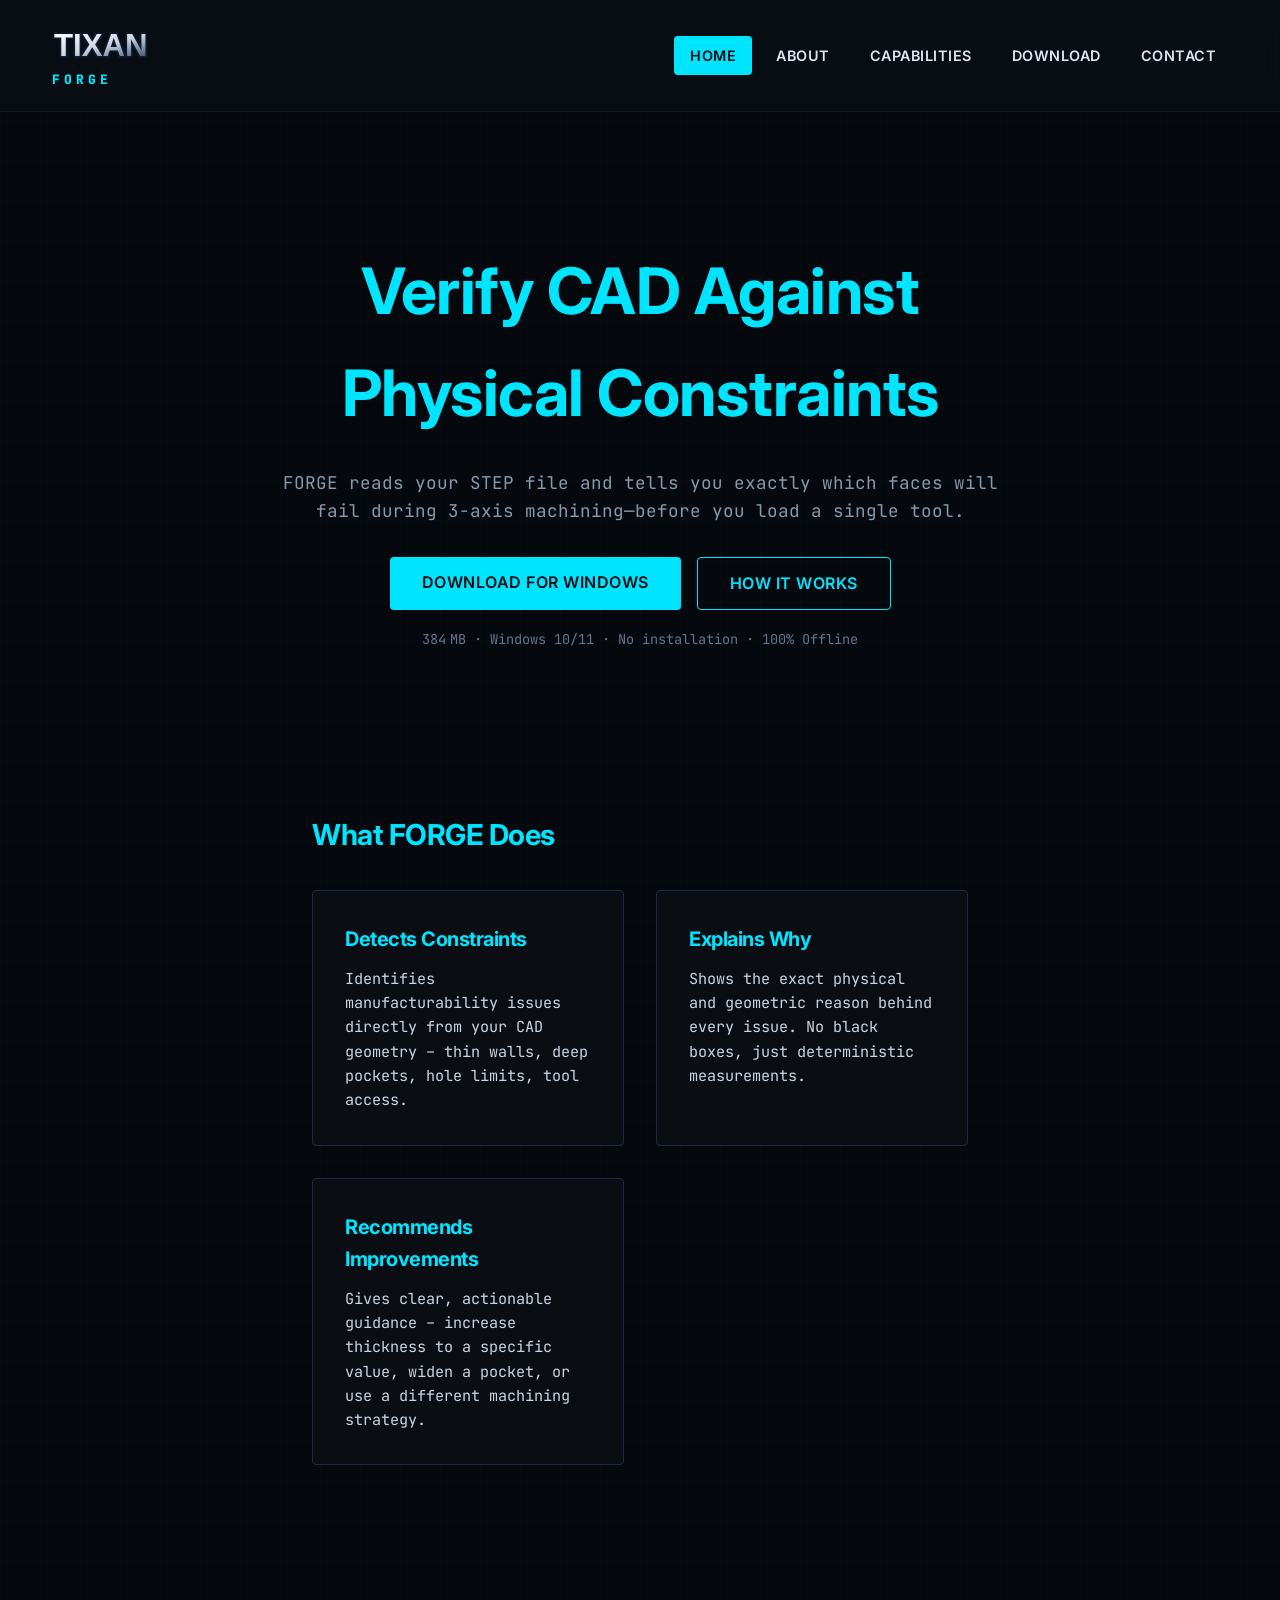
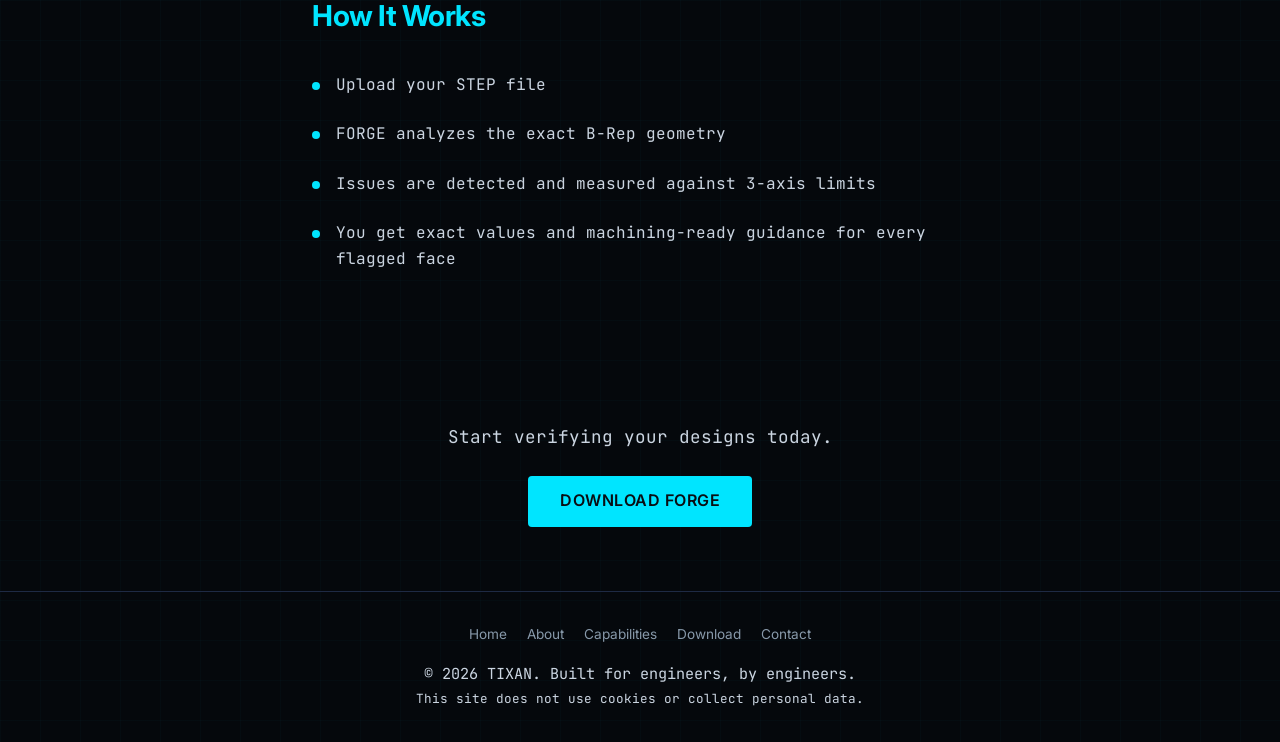
<file: index.html>
<!DOCTYPE html>
<html lang="en">
<head>
  <meta charset="UTF-8">
  <meta name="google-site-verification" content="AfmRCIvm6Zfz8gP_DO6KTsjFMMfP5kKDORacFS5gQ_g" />
  <meta name="viewport" content="width=device-width, initial-scale=1.0">
  <meta name="description" content="FORGE is a mesh‑free, offline desktop tool that verifies CAD models against real 3‑axis machining constraints before production.">
  <meta name="keywords" content="FORGE, TIXAN, machining verification, CAD analysis, STEP file, DFM, offline, deterministic">
  <meta name="author" content="TIXAN">
  <meta name="robots" content="index, follow">
  <meta property="og:title" content="FORGE by TIXAN – Verify CAD Against Physical Constraints">
  <meta property="og:description" content="FORGE reads your STEP file and tells you exactly which faces will fail during 3‑axis machining—before you load a single tool.">
  <meta property="og:type" content="website">
  <meta property="og:url" content="https://abraham20dev.github.io/tixan_landing/">
  <meta property="og:image" content="https://abraham20dev.github.io/tixan_landing/screenshots/dashboard.png">
  <title>FORGE – Verify CAD Against Physical Constraints</title>
  <link rel="stylesheet" href="style.css">
  <link href="https://fonts.googleapis.com/css2?family=Inter:wght@400;600;700;800&family=JetBrains+Mono:wght@400;700;800&display=swap" rel="stylesheet">
  <script async src="https://www.googletagmanager.com/gtag/js?id=G-0Y6SENL8BB"></script>
  <script>
    window.dataLayer = window.dataLayer || [];
    function gtag(){dataLayer.push(arguments);}
    gtag('js', new Date());
    gtag('config', 'G-0Y6SENL8BB');
  </script>
</head>
<body>
  <header>
    <div class="brand">
      <svg class="tixan-logo" viewBox="0 0 300 80" xmlns="http://www.w3.org/2000/svg">
        <defs>
          <linearGradient id="metalGrad" x1="20%" y1="10%" x2="80%" y2="95%">
            <stop offset="0%" stop-color="#f8fafc"/>
            <stop offset="25%" stop-color="#e2e8f0"/>
            <stop offset="50%" stop-color="#cbd5e1"/>
            <stop offset="70%" stop-color="#94a3b8"/>
            <stop offset="100%" stop-color="#475569"/>
          </linearGradient>
        </defs>
        <text x="10" y="60" font-family="Arial Black, sans-serif" font-size="52" font-weight="900" fill="url(#metalGrad)" stroke="#0f172a" stroke-width="6" paint-order="stroke">TIXAN</text>
      </svg>
      <div class="brand-sub">FORGE</div>
    </div>
    <div class="hamburger"><span></span><span></span><span></span></div>
    <nav>
      <a href="index.html" class="active">Home</a>
      <a href="about.html">About</a>
      <a href="capabilities.html">Capabilities</a>
      <a href="download.html">Download</a>
      <a href="contact.html">Contact</a>
    </nav>
  </header>

  <section class="hero">
    <h1>Verify CAD Against Physical Constraints</h1>
    <p>FORGE reads your STEP file and tells you exactly which faces will fail during 3‑axis machining—before you load a single tool.</p>
    <div class="hero-actions">
      <a href="download.html" class="btn-primary">Download for Windows</a>
      <a href="#how-it-works" class="btn-secondary">How It Works</a>
    </div>
    <span class="caption">384 MB · Windows 10/11 · No installation · 100% Offline</span>
  </section>

  <section class="section" id="what-forge-does">
    <h2>What FORGE Does</h2>
    <div class="cards">
      <div class="card">
        <h3>Detects Constraints</h3>
        <p>Identifies manufacturability issues directly from your CAD geometry – thin walls, deep pockets, hole limits, tool access.</p>
      </div>
      <div class="card">
        <h3>Explains Why</h3>
        <p>Shows the exact physical and geometric reason behind every issue. No black boxes, just deterministic measurements.</p>
      </div>
      <div class="card">
        <h3>Recommends Improvements</h3>
        <p>Gives clear, actionable guidance – increase thickness to a specific value, widen a pocket, or use a different machining strategy.</p>
      </div>
    </div>
  </section>

  <section class="section" id="how-it-works">
    <h2>How It Works</h2>
    <div class="steps">
      <div class="step">
        <span class="step-marker"></span>
        <p>Upload your STEP file</p>
      </div>
      <div class="step">
        <span class="step-marker"></span>
        <p>FORGE analyzes the exact B‑Rep geometry</p>
      </div>
      <div class="step">
        <span class="step-marker"></span>
        <p>Issues are detected and measured against 3‑axis limits</p>
      </div>
      <div class="step">
        <span class="step-marker"></span>
        <p>You get exact values and machining‑ready guidance for every flagged face</p>
      </div>
    </div>
  </section>

  <section class="cta">
    <p>Start verifying your designs today.</p>
    <a href="download.html" class="btn-primary">Download FORGE</a>
  </section>

  <footer>
    <div class="footer-links">
      <a href="index.html">Home</a>
      <a href="about.html">About</a>
      <a href="capabilities.html">Capabilities</a>
      <a href="download.html">Download</a>
      <a href="contact.html">Contact</a>
    </div>
    <p>&copy; 2026 TIXAN. Built for engineers, by engineers.</p>
    <p><small>This site does not use cookies or collect personal data.</small></p>
  </footer>
  <script src="script.js"></script>
</body>
</html>
</file>
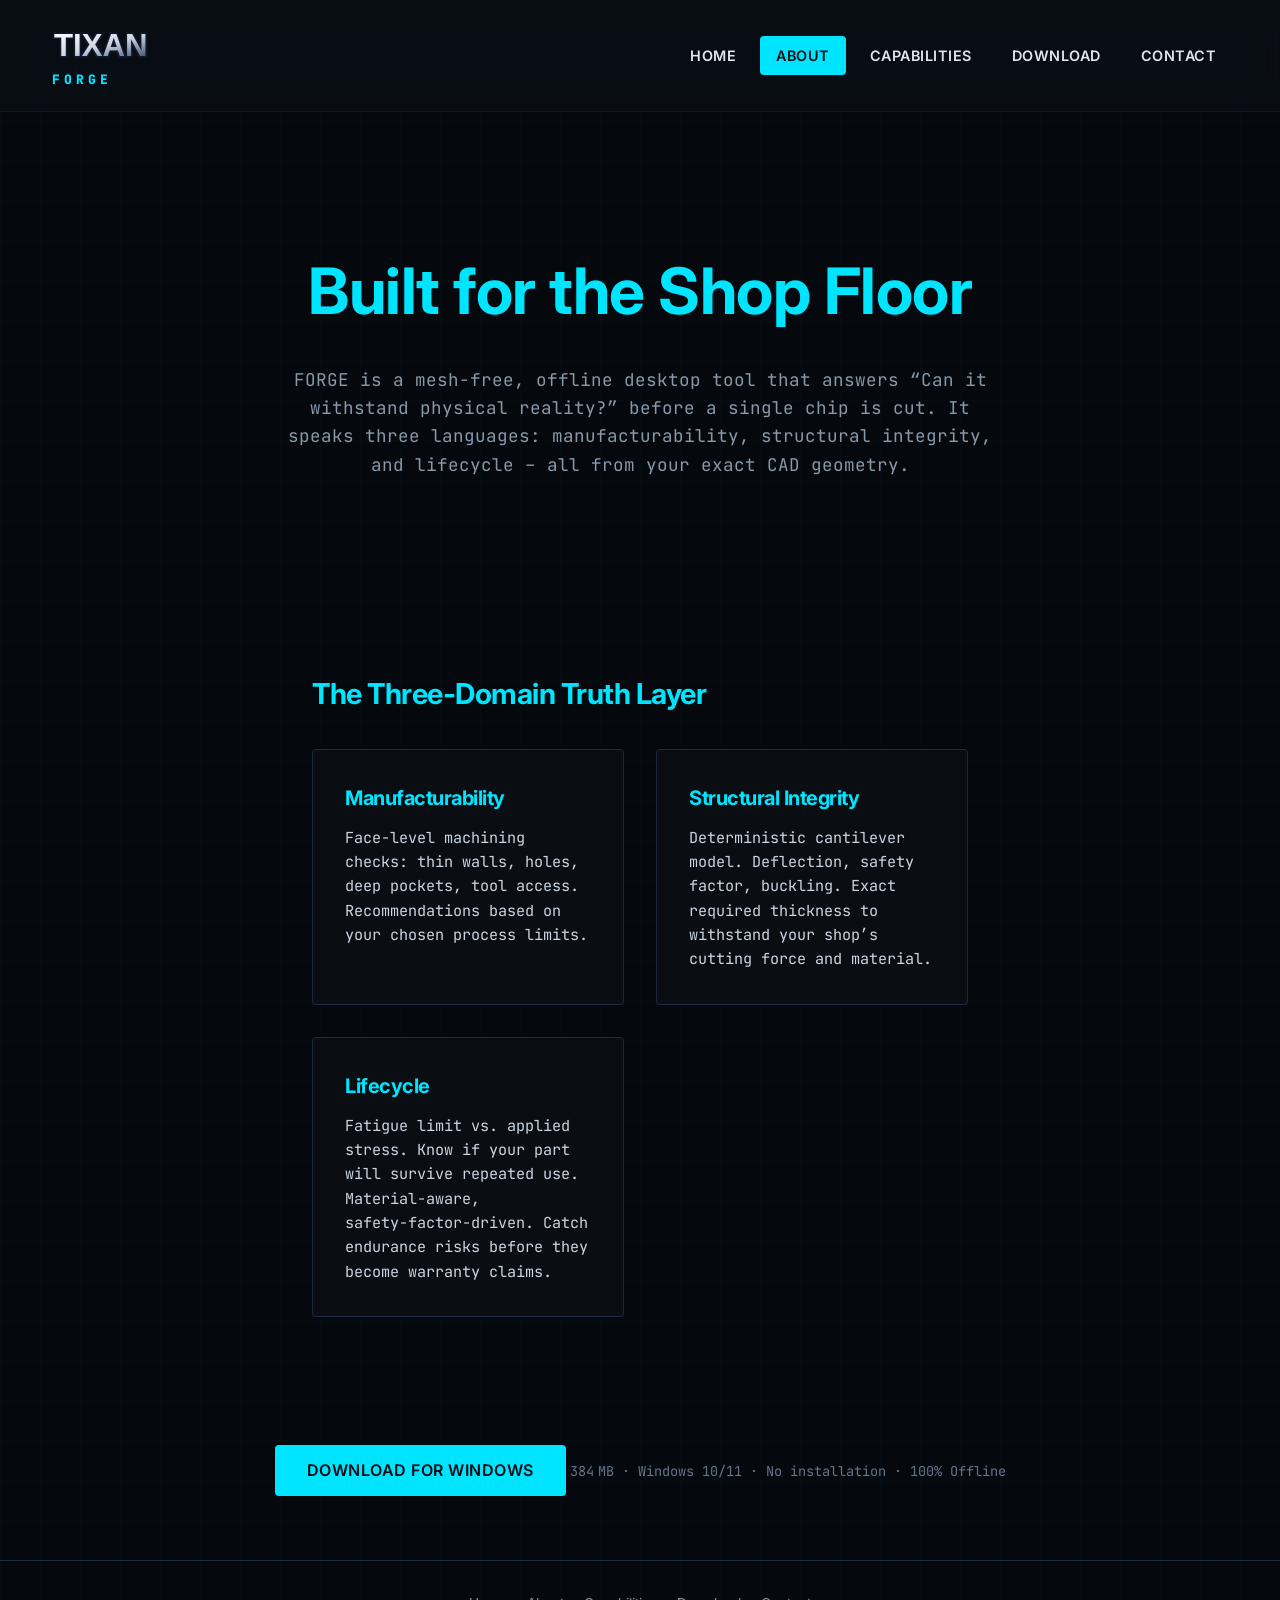
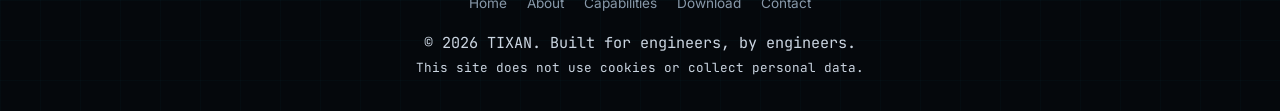
<file: about.html>
<!DOCTYPE html>
<html lang="en">
<head>
  <meta charset="UTF-8">
  <meta name="viewport" content="width=device-width, initial-scale=1.0">
  <meta name="description" content="FORGE is a deterministic, offline desktop tool that answers whether a part can withstand physical reality before machining.">
  <meta name="keywords" content="FORGE, about, manufacturing intelligence, offline CAD analysis, deterministic, geometry">
  <meta name="author" content="TIXAN">
  <meta name="robots" content="index, follow">
  <meta property="og:title" content="About FORGE – Built for the Shop Floor">
  <meta property="og:description" content="FORGE speaks three languages: manufacturability, structural integrity, and lifecycle – all from your exact CAD geometry.">
  <meta property="og:type" content="website">
  <meta property="og:url" content="https://abraham20dev.github.io/tixan_landing/about.html">
  <title>About FORGE – Built for the Shop Floor</title>
  <link rel="stylesheet" href="style.css">
  <link href="https://fonts.googleapis.com/css2?family=Inter:wght@400;600;700;800&family=JetBrains+Mono:wght@400;700;800&display=swap" rel="stylesheet">
  <script async src="https://www.googletagmanager.com/gtag/js?id=G-0Y6SENL8BB"></script>
  <script>
    window.dataLayer = window.dataLayer || [];
    function gtag(){dataLayer.push(arguments);}
    gtag('js', new Date());
    gtag('config', 'G-0Y6SENL8BB');
  </script>
</head>
<body>
  <header>
    <div class="brand">
      <svg class="tixan-logo" viewBox="0 0 300 80" xmlns="http://www.w3.org/2000/svg">
        <defs>
          <linearGradient id="metalGrad" x1="20%" y1="10%" x2="80%" y2="95%">
            <stop offset="0%" stop-color="#f8fafc"/>
            <stop offset="25%" stop-color="#e2e8f0"/>
            <stop offset="50%" stop-color="#cbd5e1"/>
            <stop offset="70%" stop-color="#94a3b8"/>
            <stop offset="100%" stop-color="#475569"/>
          </linearGradient>
        </defs>
        <text x="10" y="60" font-family="Arial Black, sans-serif" font-size="52" font-weight="900" fill="url(#metalGrad)" stroke="#0f172a" stroke-width="6" paint-order="stroke">TIXAN</text>
      </svg>
      <div class="brand-sub">FORGE</div>
    </div>
    <div class="hamburger"><span></span><span></span><span></span></div>
    <nav>
      <a href="index.html">Home</a>
      <a href="about.html" class="active">About</a>
      <a href="capabilities.html">Capabilities</a>
      <a href="download.html">Download</a>
      <a href="contact.html">Contact</a>
    </nav>
  </header>

  <section class="hero">
    <h1>Built for the Shop Floor</h1>
    <p>FORGE is a mesh‑free, offline desktop tool that answers “Can it withstand physical reality?” before a single chip is cut. It speaks three languages: manufacturability, structural integrity, and lifecycle – all from your exact CAD geometry.</p>
  </section>

  <section class="section">
    <h2>The Three‑Domain Truth Layer</h2>
    <div class="cards">
      <div class="card">
        <h3>Manufacturability</h3>
        <p>Face‑level machining checks: thin walls, holes, deep pockets, tool access. Recommendations based on your chosen process limits.</p>
      </div>
      <div class="card">
        <h3>Structural Integrity</h3>
        <p>Deterministic cantilever model. Deflection, safety factor, buckling. Exact required thickness to withstand your shop’s cutting force and material.</p>
      </div>
      <div class="card">
        <h3>Lifecycle</h3>
        <p>Fatigue limit vs. applied stress. Know if your part will survive repeated use. Material‑aware, safety‑factor‑driven. Catch endurance risks before they become warranty claims.</p>
      </div>
    </div>
  </section>

  <section class="cta">
    <a href="download.html" class="btn-primary">Download for Windows</a>
    <span class="caption">384 MB · Windows 10/11 · No installation · 100% Offline</span>
  </section>

  <footer>
    <div class="footer-links">
      <a href="index.html">Home</a>
      <a href="about.html">About</a>
      <a href="capabilities.html">Capabilities</a>
      <a href="download.html">Download</a>
      <a href="contact.html">Contact</a>
    </div>
    <p>&copy; 2026 TIXAN. Built for engineers, by engineers.</p>
    <p><small>This site does not use cookies or collect personal data.</small></p>
  </footer>
  <script src="script.js"></script>
</body>
</html>
</file>
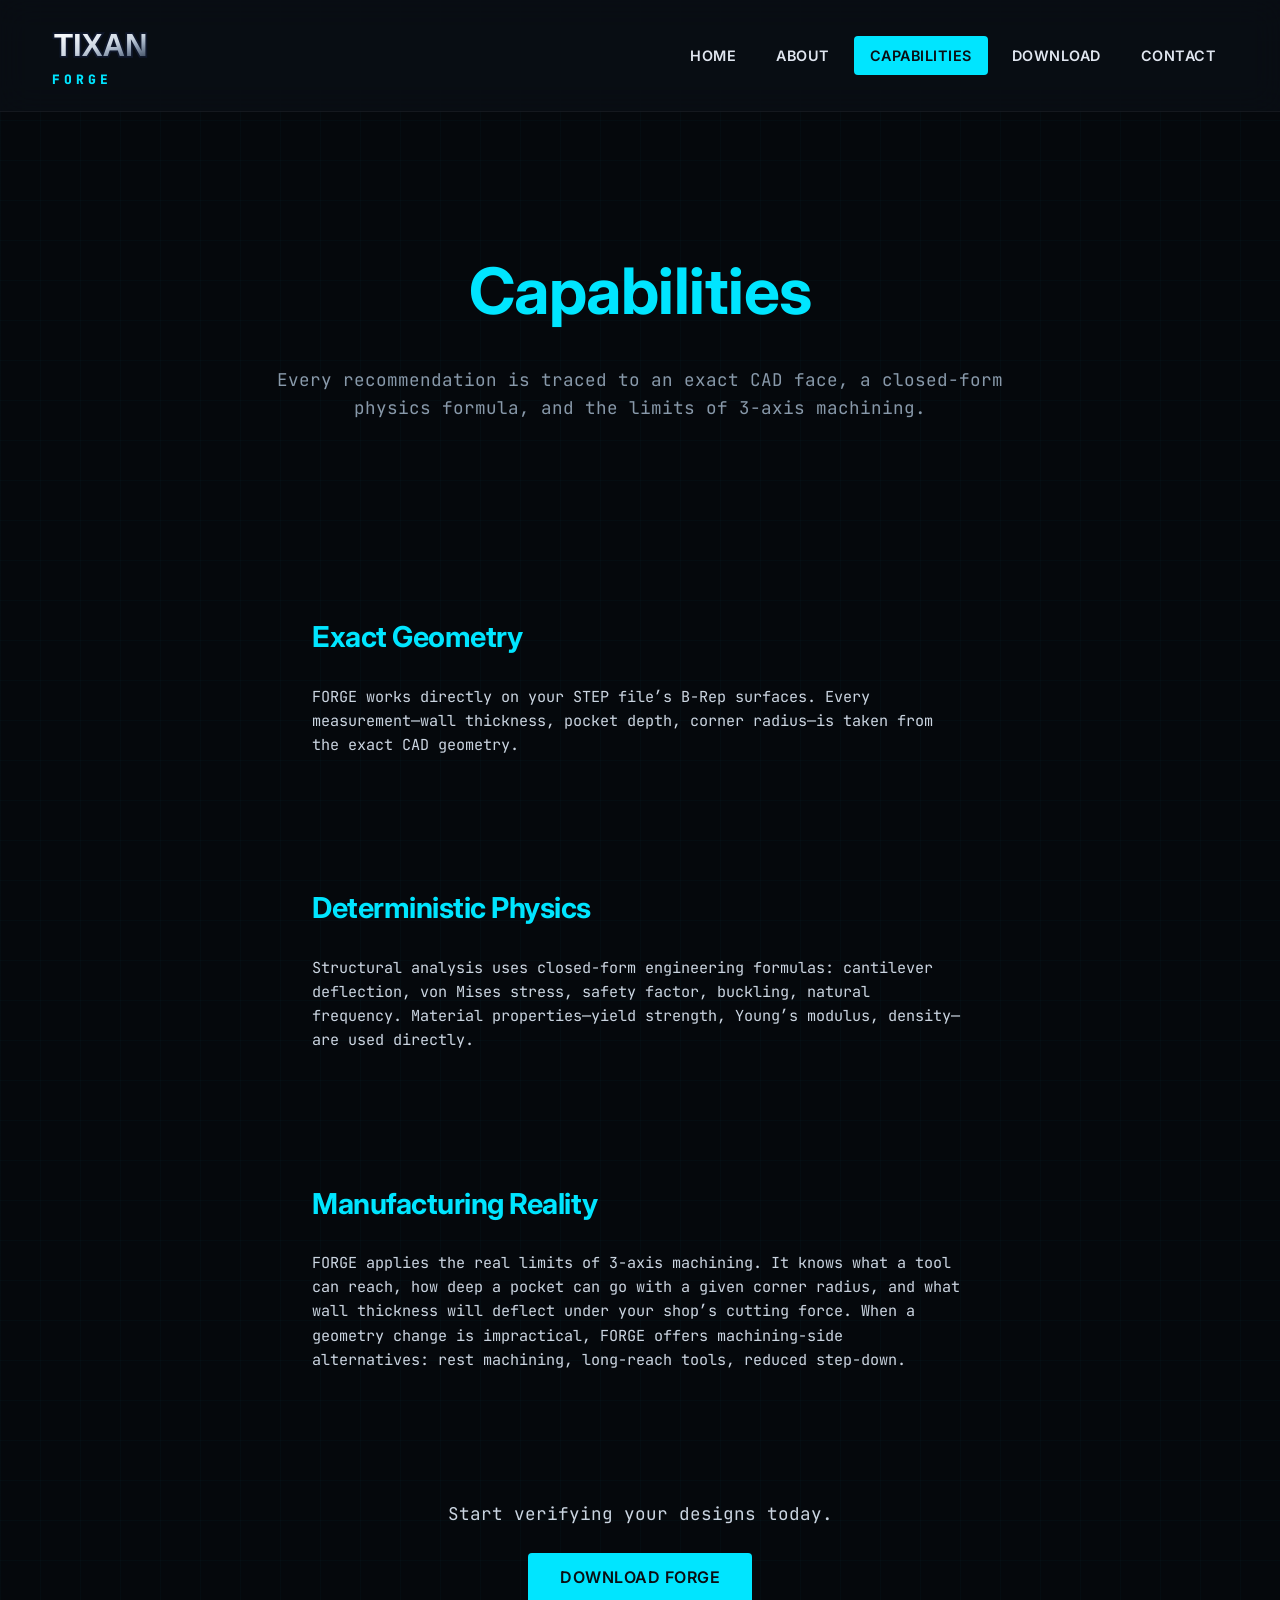
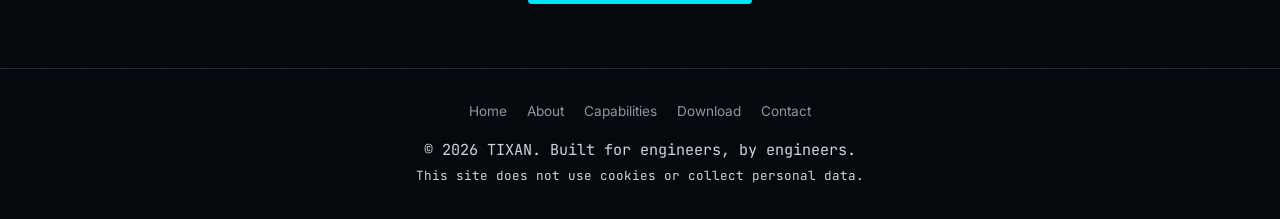
<file: capabilities.html>
<!DOCTYPE html>
<html lang="en">
<head>
  <meta charset="UTF-8">
  <meta name="viewport" content="width=device-width, initial-scale=1.0">
  <meta name="description" content="FORGE capabilities: exact geometry, deterministic physics, and real 3‑axis machining limits.">
  <meta name="keywords" content="FORGE capabilities, exact geometry, deterministic physics, machining limits">
  <meta name="author" content="TIXAN">
  <meta name="robots" content="index, follow">
  <meta property="og:title" content="FORGE Capabilities – Exact Geometry, Deterministic Physics, Manufacturing Reality">
  <meta property="og:description" content="Every recommendation is traced to an exact CAD face, a closed‑form physics formula, and the limits of 3‑axis machining.">
  <meta property="og:type" content="website">
  <meta property="og:url" content="https://abraham20dev.github.io/tixan_landing/capabilities.html">
  <title>FORGE Capabilities – Exact Geometry, Deterministic Physics, Manufacturing Reality</title>
  <link rel="stylesheet" href="style.css">
  <link href="https://fonts.googleapis.com/css2?family=Inter:wght@400;600;700;800&family=JetBrains+Mono:wght@400;700;800&display=swap" rel="stylesheet">
  <script async src="https://www.googletagmanager.com/gtag/js?id=G-0Y6SENL8BB"></script>
  <script>
    window.dataLayer = window.dataLayer || [];
    function gtag(){dataLayer.push(arguments);}
    gtag('js', new Date());
    gtag('config', 'G-0Y6SENL8BB');
  </script>
</head>
<body>
  <header>
    <div class="brand">
      <svg class="tixan-logo" viewBox="0 0 300 80" xmlns="http://www.w3.org/2000/svg">
        <defs>
          <linearGradient id="metalGrad" x1="20%" y1="10%" x2="80%" y2="95%">
            <stop offset="0%" stop-color="#f8fafc"/>
            <stop offset="25%" stop-color="#e2e8f0"/>
            <stop offset="50%" stop-color="#cbd5e1"/>
            <stop offset="70%" stop-color="#94a3b8"/>
            <stop offset="100%" stop-color="#475569"/>
          </linearGradient>
        </defs>
        <text x="10" y="60" font-family="Arial Black, sans-serif" font-size="52" font-weight="900" fill="url(#metalGrad)" stroke="#0f172a" stroke-width="6" paint-order="stroke">TIXAN</text>
      </svg>
      <div class="brand-sub">FORGE</div>
    </div>
    <div class="hamburger"><span></span><span></span><span></span></div>
    <nav>
      <a href="index.html">Home</a>
      <a href="about.html">About</a>
      <a href="capabilities.html" class="active">Capabilities</a>
      <a href="download.html">Download</a>
      <a href="contact.html">Contact</a>
    </nav>
  </header>

  <section class="hero">
    <h1>Capabilities</h1>
    <p>Every recommendation is traced to an exact CAD face, a closed‑form physics formula, and the limits of 3‑axis machining.</p>
  </section>

  <section class="section">
    <h2>Exact Geometry</h2>
    <p>FORGE works directly on your STEP file’s B‑Rep surfaces. Every measurement—wall thickness, pocket depth, corner radius—is taken from the exact CAD geometry.</p>
  </section>

  <section class="section">
    <h2>Deterministic Physics</h2>
    <p>Structural analysis uses closed‑form engineering formulas: cantilever deflection, von Mises stress, safety factor, buckling, natural frequency. Material properties—yield strength, Young’s modulus, density—are used directly.</p>
  </section>

  <section class="section">
    <h2>Manufacturing Reality</h2>
    <p>FORGE applies the real limits of 3‑axis machining. It knows what a tool can reach, how deep a pocket can go with a given corner radius, and what wall thickness will deflect under your shop’s cutting force. When a geometry change is impractical, FORGE offers machining‑side alternatives: rest machining, long‑reach tools, reduced step‑down.</p>
  </section>

  <section class="cta">
    <p>Start verifying your designs today.</p>
    <a href="download.html" class="btn-primary">Download FORGE</a>
  </section>

  <footer>
    <div class="footer-links">
      <a href="index.html">Home</a>
      <a href="about.html">About</a>
      <a href="capabilities.html">Capabilities</a>
      <a href="download.html">Download</a>
      <a href="contact.html">Contact</a>
    </div>
    <p>&copy; 2026 TIXAN. Built for engineers, by engineers.</p>
    <p><small>This site does not use cookies or collect personal data.</small></p>
  </footer>
  <script src="script.js"></script>
</body>
</html>
</file>
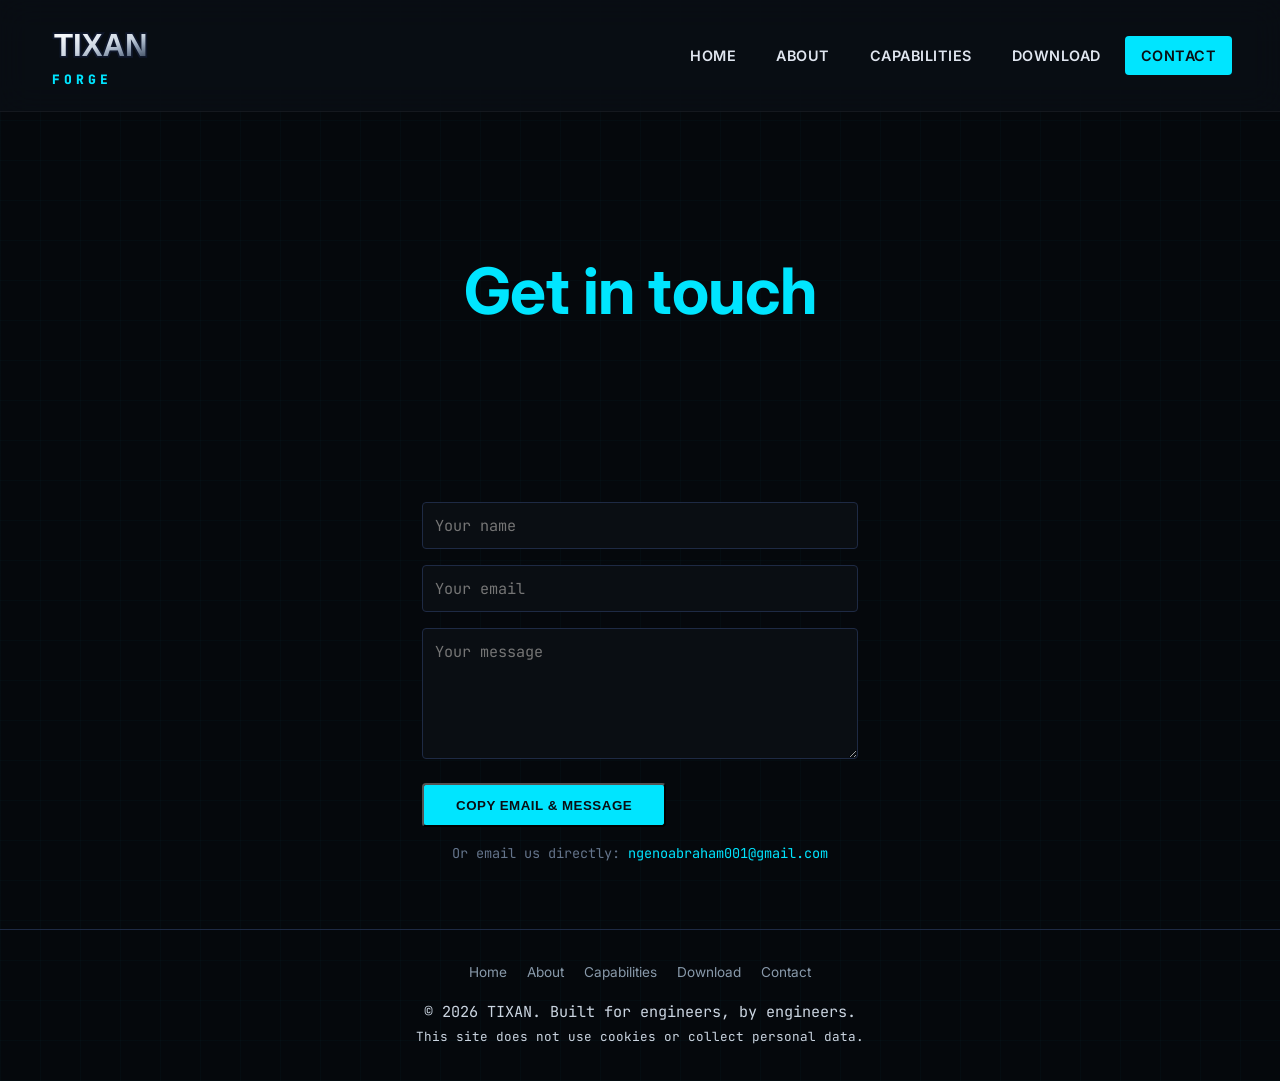
<file: contact.html>
<!DOCTYPE html>
<html lang="en">
<head>
  <meta charset="UTF-8">
  <meta name="viewport" content="width=device-width, initial-scale=1.0">
  <meta name="description" content="Contact the FORGE team for support, feedback, or business inquiries.">
  <meta name="keywords" content="FORGE contact, support, feedback, manufacturing intelligence">
  <meta name="author" content="TIXAN">
  <meta name="robots" content="index, follow">
  <meta property="og:title" content="Contact FORGE – Get in Touch">
  <meta property="og:description" content="Contact the FORGE team for support, feedback, or business inquiries.">
  <meta property="og:type" content="website">
  <meta property="og:url" content="https://abraham20dev.github.io/tixan_landing/contact.html">
  <title>Contact FORGE – Get in Touch</title>
  <link rel="stylesheet" href="style.css">
  <link href="https://fonts.googleapis.com/css2?family=Inter:wght@400;600;700;800&family=JetBrains+Mono:wght@400;700;800&display=swap" rel="stylesheet">
  <script async src="https://www.googletagmanager.com/gtag/js?id=G-0Y6SENL8BB"></script>
  <script>
    window.dataLayer = window.dataLayer || [];
    function gtag(){dataLayer.push(arguments);}
    gtag('js', new Date());
    gtag('config', 'G-0Y6SENL8BB');
  </script>
</head>
<body>
  <header>
    <div class="brand">
      <svg class="tixan-logo" viewBox="0 0 300 80" xmlns="http://www.w3.org/2000/svg">
        <defs>
          <linearGradient id="metalGrad" x1="20%" y1="10%" x2="80%" y2="95%">
            <stop offset="0%" stop-color="#f8fafc"/>
            <stop offset="25%" stop-color="#e2e8f0"/>
            <stop offset="50%" stop-color="#cbd5e1"/>
            <stop offset="70%" stop-color="#94a3b8"/>
            <stop offset="100%" stop-color="#475569"/>
          </linearGradient>
        </defs>
        <text x="10" y="60" font-family="Arial Black, sans-serif" font-size="52" font-weight="900" fill="url(#metalGrad)" stroke="#0f172a" stroke-width="6" paint-order="stroke">TIXAN</text>
      </svg>
      <div class="brand-sub">FORGE</div>
    </div>
    <div class="hamburger"><span></span><span></span><span></span></div>
    <nav>
      <a href="index.html">Home</a>
      <a href="about.html">About</a>
      <a href="capabilities.html">Capabilities</a>
      <a href="download.html">Download</a>
      <a href="contact.html" class="active">Contact</a>
    </nav>
  </header>

  <section class="hero">
    <h1>Get in touch</h1>
  </section>

  <section class="section contact-form">
    <form id="contact-form">
      <input type="text" id="name" name="name" placeholder="Your name" required>
      <input type="email" id="email" name="email" placeholder="Your email" required>
      <textarea id="message" name="message" rows="5" placeholder="Your message"></textarea>
      <button type="submit" class="btn-primary" id="submit-btn">Copy Email & Message</button>
    </form>
    <p id="status-message" class="status-message">✅ Email address copied! Send your message to <strong>ngenoabraham001@gmail.com</strong></p>
    <p class="direct-email">Or email us directly: <a href="mailto:ngenoabraham001@gmail.com">ngenoabraham001@gmail.com</a></p>
  </section>

  <footer>
    <div class="footer-links">
      <a href="index.html">Home</a>
      <a href="about.html">About</a>
      <a href="capabilities.html">Capabilities</a>
      <a href="download.html">Download</a>
      <a href="contact.html">Contact</a>
    </div>
    <p>&copy; 2026 TIXAN. Built for engineers, by engineers.</p>
    <p><small>This site does not use cookies or collect personal data.</small></p>
  </footer>
  <script src="script.js"></script>
  <script>
    const contactEmail = 'ngenoabraham001@gmail.com';
    document.getElementById('contact-form').addEventListener('submit', function(e) {
      e.preventDefault();
      navigator.clipboard.writeText(contactEmail).then(function() {
        const statusMsg = document.getElementById('status-message');
        statusMsg.style.display = 'block';
        const btn = document.getElementById('submit-btn');
        const originalText = btn.textContent;
        btn.textContent = 'Copied!';
        setTimeout(function() {
          btn.textContent = originalText;
        }, 2000);
      }).catch(function(err) {
        alert('Unable to copy automatically. Please email us at: ' + contactEmail);
      });
    });
  </script>
</body>
</html>
</file>
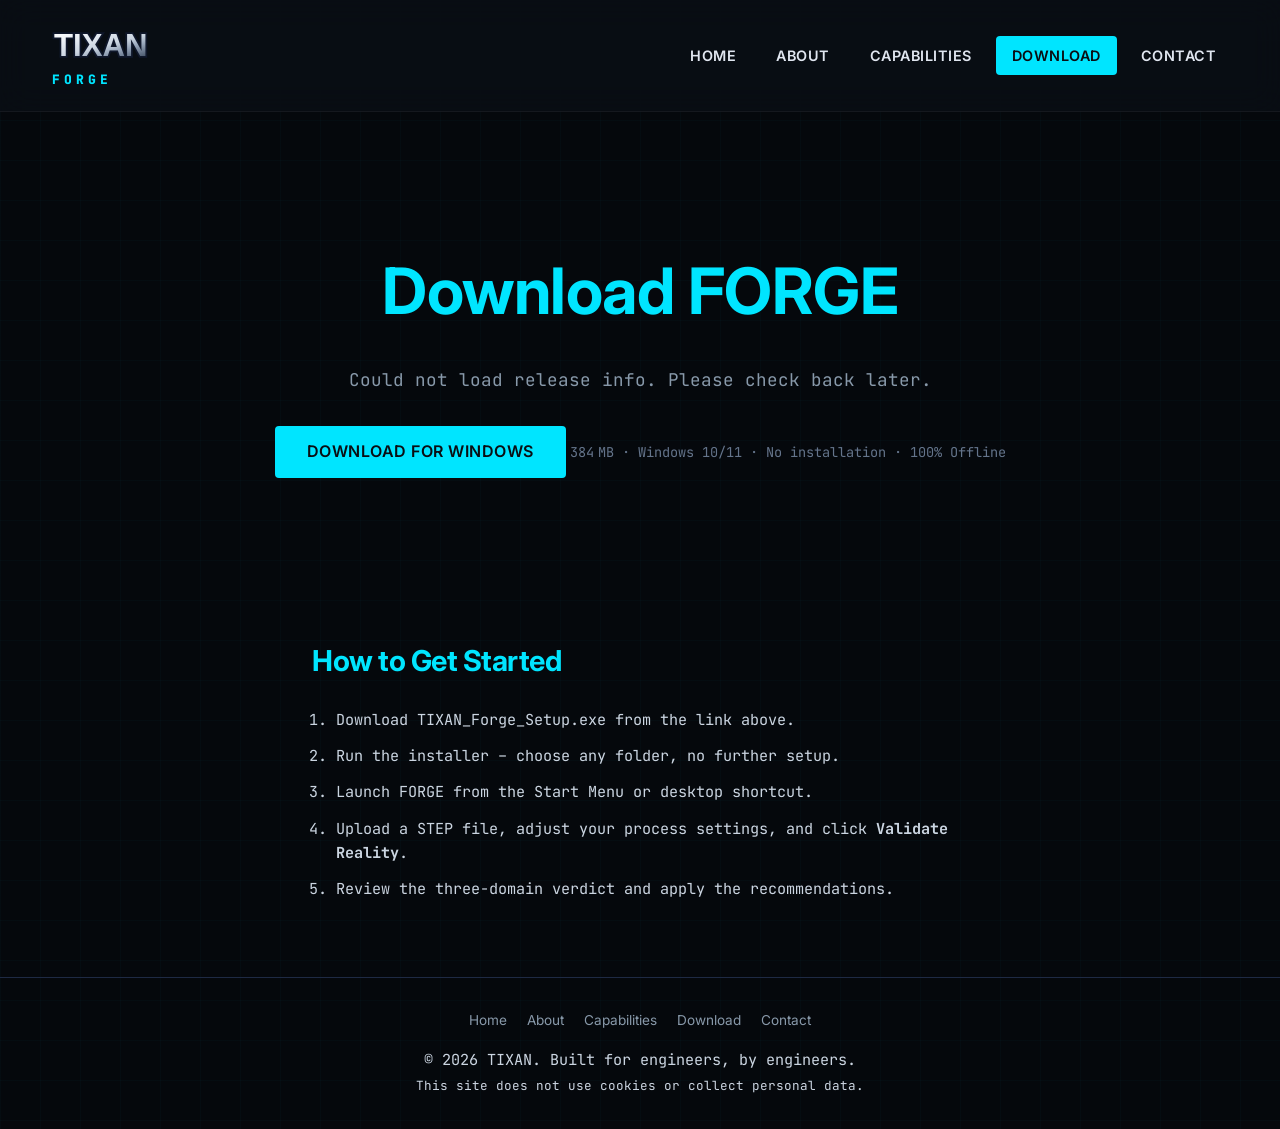
<file: download.html>
<!DOCTYPE html>
<html lang="en">
<head>
  <meta charset="UTF-8">
  <meta name="viewport" content="width=device-width, initial-scale=1.0">
  <meta name="description" content="Download FORGE for Windows 10/11. Self‑contained, no installation required.">
  <meta name="keywords" content="FORGE download, Windows, machining verification, CAD analysis, offline DFM">
  <meta name="author" content="TIXAN">
  <meta name="robots" content="index, follow">
  <meta property="og:title" content="Download FORGE – Latest Version for Windows">
  <meta property="og:description" content="Download FORGE for Windows 10/11. Self‑contained, no installation required.">
  <meta property="og:type" content="website">
  <meta property="og:url" content="https://abraham20dev.github.io/tixan_landing/download.html">
  <title>Download FORGE – Latest Version for Windows</title>
  <link rel="stylesheet" href="style.css">
  <link href="https://fonts.googleapis.com/css2?family=Inter:wght@400;600;700;800&family=JetBrains+Mono:wght@400;700;800&display=swap" rel="stylesheet">
  <script async src="https://www.googletagmanager.com/gtag/js?id=G-0Y6SENL8BB"></script>
  <script>
    window.dataLayer = window.dataLayer || [];
    function gtag(){dataLayer.push(arguments);}
    gtag('js', new Date());
    gtag('config', 'G-0Y6SENL8BB');
  </script>
</head>
<body>
  <header>
    <div class="brand">
      <svg class="tixan-logo" viewBox="0 0 300 80" xmlns="http://www.w3.org/2000/svg">
        <defs>
          <linearGradient id="metalGrad" x1="20%" y1="10%" x2="80%" y2="95%">
            <stop offset="0%" stop-color="#f8fafc"/>
            <stop offset="25%" stop-color="#e2e8f0"/>
            <stop offset="50%" stop-color="#cbd5e1"/>
            <stop offset="70%" stop-color="#94a3b8"/>
            <stop offset="100%" stop-color="#475569"/>
          </linearGradient>
        </defs>
        <text x="10" y="60" font-family="Arial Black, sans-serif" font-size="52" font-weight="900" fill="url(#metalGrad)" stroke="#0f172a" stroke-width="6" paint-order="stroke">TIXAN</text>
      </svg>
      <div class="brand-sub">FORGE</div>
    </div>
    <div class="hamburger"><span></span><span></span><span></span></div>
    <nav>
      <a href="index.html">Home</a>
      <a href="about.html">About</a>
      <a href="capabilities.html">Capabilities</a>
      <a href="download.html" class="active">Download</a>
      <a href="contact.html">Contact</a>
    </nav>
  </header>

  <section class="hero">
    <h1>Download FORGE</h1>
    <div id="release-info">
      <p>Latest version: <span>v1.2.7</span></p>
      <p>Released: <span>June 2026</span></p>
      <p>Size: <span>384 MB</span></p>
    </div>
    <a id="download-btn" href="https://github.com/Abraham20dev/tixan_landing/releases/download/v1.2.7/TIXAN_Forge_Setup.exe" class="btn-primary">Download for Windows</a>
    <span class="caption">384 MB · Windows 10/11 · No installation · 100% Offline</span>
  </section>

  <section class="section">
    <h2>How to Get Started</h2>
    <ol>
      <li>Download TIXAN_Forge_Setup.exe from the link above.</li>
      <li>Run the installer – choose any folder, no further setup.</li>
      <li>Launch FORGE from the Start Menu or desktop shortcut.</li>
      <li>Upload a STEP file, adjust your process settings, and click <strong>Validate Reality</strong>.</li>
      <li>Review the three‑domain verdict and apply the recommendations.</li>
    </ol>
  </section>

  <footer>
    <div class="footer-links">
      <a href="index.html">Home</a>
      <a href="about.html">About</a>
      <a href="capabilities.html">Capabilities</a>
      <a href="download.html">Download</a>
      <a href="contact.html">Contact</a>
    </div>
    <p>&copy; 2026 TIXAN. Built for engineers, by engineers.</p>
    <p><small>This site does not use cookies or collect personal data.</small></p>
  </footer>
  <script src="script.js"></script>
</body>
</html>
</file>
<file: style.css>
/* ── FORGE Site – Linear‑Inspired Dark Theme ── */
*, *::before, *::after { box-sizing: border-box; margin: 0; padding: 0; }
html { scroll-behavior: smooth; }
body {
  font-family: 'Inter', system-ui, -apple-system, sans-serif;
  background-color: #05080C;
  background-image:
    linear-gradient(rgba(0, 229, 255, 0.02) 1px, transparent 1px),
    linear-gradient(90deg, rgba(0, 229, 255, 0.02) 1px, transparent 1px);
  background-size: 40px 40px;
  color: #E0E6F0;
  line-height: 1.6;
  -webkit-font-smoothing: antialiased;
}

h1, h2, h3 { font-weight: 700; letter-spacing: -0.5px; }
h1 { font-size: clamp(2.5rem, 6vw, 4rem); color: #00E5FF; }
h2 { font-size: 1.8rem; color: #00E5FF; margin-bottom: 1.5rem; }
h3 { font-size: 1.25rem; color: #00E5FF; margin-bottom: 0.75rem; }
p, li { font-family: 'JetBrains Mono', 'Fira Code', monospace; font-size: 0.95rem; color: #CBD5E1; }
a { color: #00E5FF; text-decoration: none; transition: color 0.2s; }
a:hover { color: #60EFFF; }

/* Header */
header {
  display: flex;
  align-items: center;
  justify-content: space-between;
  padding: 1.25rem 3rem;
  background: rgba(10, 15, 22, 0.75);
  backdrop-filter: blur(16px);
  -webkit-backdrop-filter: blur(16px);
  border-bottom: 1px solid rgba(255, 255, 255, 0.05);
  position: sticky;
  top: 0;
  z-index: 100;
}
.brand {
  display: flex;
  flex-direction: column;
  align-items: flex-start;
  gap: 2px;
}
.tixan-logo { height: 48px; width: auto; }
.brand-sub {
  font-family: 'JetBrains Mono', monospace;
  font-size: 13px;
  font-weight: 800;
  letter-spacing: 4px;
  color: #00E5FF;
  text-transform: uppercase;
  margin-left: 4px;
}

/* Navigation */
nav { display: flex; gap: 0.5rem; }
nav a {
  font-weight: 600;
  font-size: 0.9rem;
  text-transform: uppercase;
  letter-spacing: 0.5px;
  color: #E0E6F0;
  padding: 8px 16px;
  border-radius: 4px;
  transition: background 0.15s, color 0.15s;
}
nav a:hover { background: rgba(0, 229, 255, 0.08); color: #00E5FF; }
nav a.active { background: #00E5FF; color: #0A0E13; }

/* Hamburger */
.hamburger { display: none; flex-direction: column; gap: 5px; cursor: pointer; }
.hamburger span {
  width: 24px; height: 2px; background: #E0E6F0; transition: 0.2s;
}

/* Hero */
.hero {
  text-align: center;
  padding: 8rem 2rem 6rem;
  max-width: 800px;
  margin: 0 auto;
}
.hero p {
  font-size: 1.1rem;
  color: #8899AA;
  margin: 1.5rem 0 2rem;
}
.hero-actions { display: flex; gap: 1rem; justify-content: center; flex-wrap: wrap; margin-bottom: 1rem; }
.caption {
  font-family: 'JetBrains Mono', monospace;
  font-size: 0.85rem;
  color: #64748B;
}

/* Buttons */
.btn-primary {
  display: inline-block;
  background: #00E5FF;
  color: #0A0E13;
  font-weight: 600;
  padding: 0.8rem 2rem;
  border-radius: 4px;
  text-transform: uppercase;
  letter-spacing: 0.5px;
  transition: background 0.2s;
}
.btn-primary:hover { background: #60EFFF; color: #0A0E13; }
.btn-secondary {
  display: inline-block;
  background: transparent;
  border: 1px solid #00E5FF;
  color: #00E5FF;
  font-weight: 600;
  padding: 0.8rem 2rem;
  border-radius: 4px;
  text-transform: uppercase;
  letter-spacing: 0.5px;
  transition: background 0.2s;
}
.btn-secondary:hover { background: rgba(0, 229, 255, 0.08); }

/* Sections */
.section {
  max-width: 720px;
  margin: 0 auto;
  padding: 4rem 2rem;
}
.section h2 { text-align: left; }

/* Cards */
.cards {
  display: grid;
  grid-template-columns: repeat(auto-fit, minmax(250px, 1fr));
  gap: 2rem;
  margin-top: 2rem;
}
.card {
  background: #0A0E13;
  border: 1px solid #1E2A44;
  border-radius: 4px;
  padding: 2rem;
  transition: border-color 0.2s;
}
.card:hover { border-color: #00E5FF; }

/* Steps */
.steps { margin-top: 2rem; }
.step {
  display: flex;
  align-items: baseline;
  gap: 1rem;
  margin-bottom: 1.5rem;
}
.step-marker {
  width: 8px;
  height: 8px;
  background: #00E5FF;
  border-radius: 50%;
  flex-shrink: 0;
  margin-top: 0.5rem;
}
.step p { font-size: 1rem; }

/* CTA */
.cta {
  text-align: center;
  padding: 4rem 2rem;
}
.cta p { margin-bottom: 1.5rem; font-size: 1.1rem; }

/* Contact */
.contact-form {
  max-width: 500px;
  margin: 0 auto;
}
.contact-form input,
.contact-form textarea {
  width: 100%;
  padding: 0.75rem;
  margin-bottom: 1rem;
  background: #0A0E13;
  border: 1px solid #1E2A44;
  border-radius: 4px;
  color: #E0E6F0;
  font-family: 'JetBrains Mono', monospace;
  font-size: 0.95rem;
}
.contact-form input:focus,
.contact-form textarea:focus {
  outline: none;
  border-color: #00E5FF;
}
.status-message {
  text-align: center;
  margin-top: 1rem;
  font-size: 0.9rem;
  color: #00E5FF;
  display: none;
}
.direct-email {
  text-align: center;
  margin-top: 1rem;
  font-size: 0.85rem;
  color: #64748B;
}

ol { padding-left: 1.5rem; }
ol li { margin-bottom: 0.75rem; line-height: 1.6; }

/* Footer */
footer {
  text-align: center;
  padding: 2rem 5%;
  border-top: 1px solid #1E2A44;
  font-size: 0.85rem;
  color: #64748B;
}
footer a { color: #8899AA; margin: 0 0.5rem; }
footer a:hover { color: #00E5FF; }
.footer-links { margin-bottom: 1rem; }

/* Fade‑in */
.fade-in {
  opacity: 0;
  transform: translateY(20px);
  transition: opacity 0.6s ease-out, transform 0.6s ease-out;
}
.fade-in.visible { opacity: 1; transform: translateY(0); }

/* Responsive */
@media (max-width: 768px) {
  header { padding: 1rem 2rem; flex-wrap: wrap; }
  .hamburger { display: flex; }
  nav {
    display: none;
    flex-direction: column;
    width: 100%;
    background: rgba(10, 15, 22, 0.95);
    margin-top: 1rem;
  }
  nav.show { display: flex; }
  nav a { margin: 0.25rem 0; }
  .hero { padding: 6rem 1.5rem 4rem; }
  .cards { grid-template-columns: 1fr; }
}
</file>
